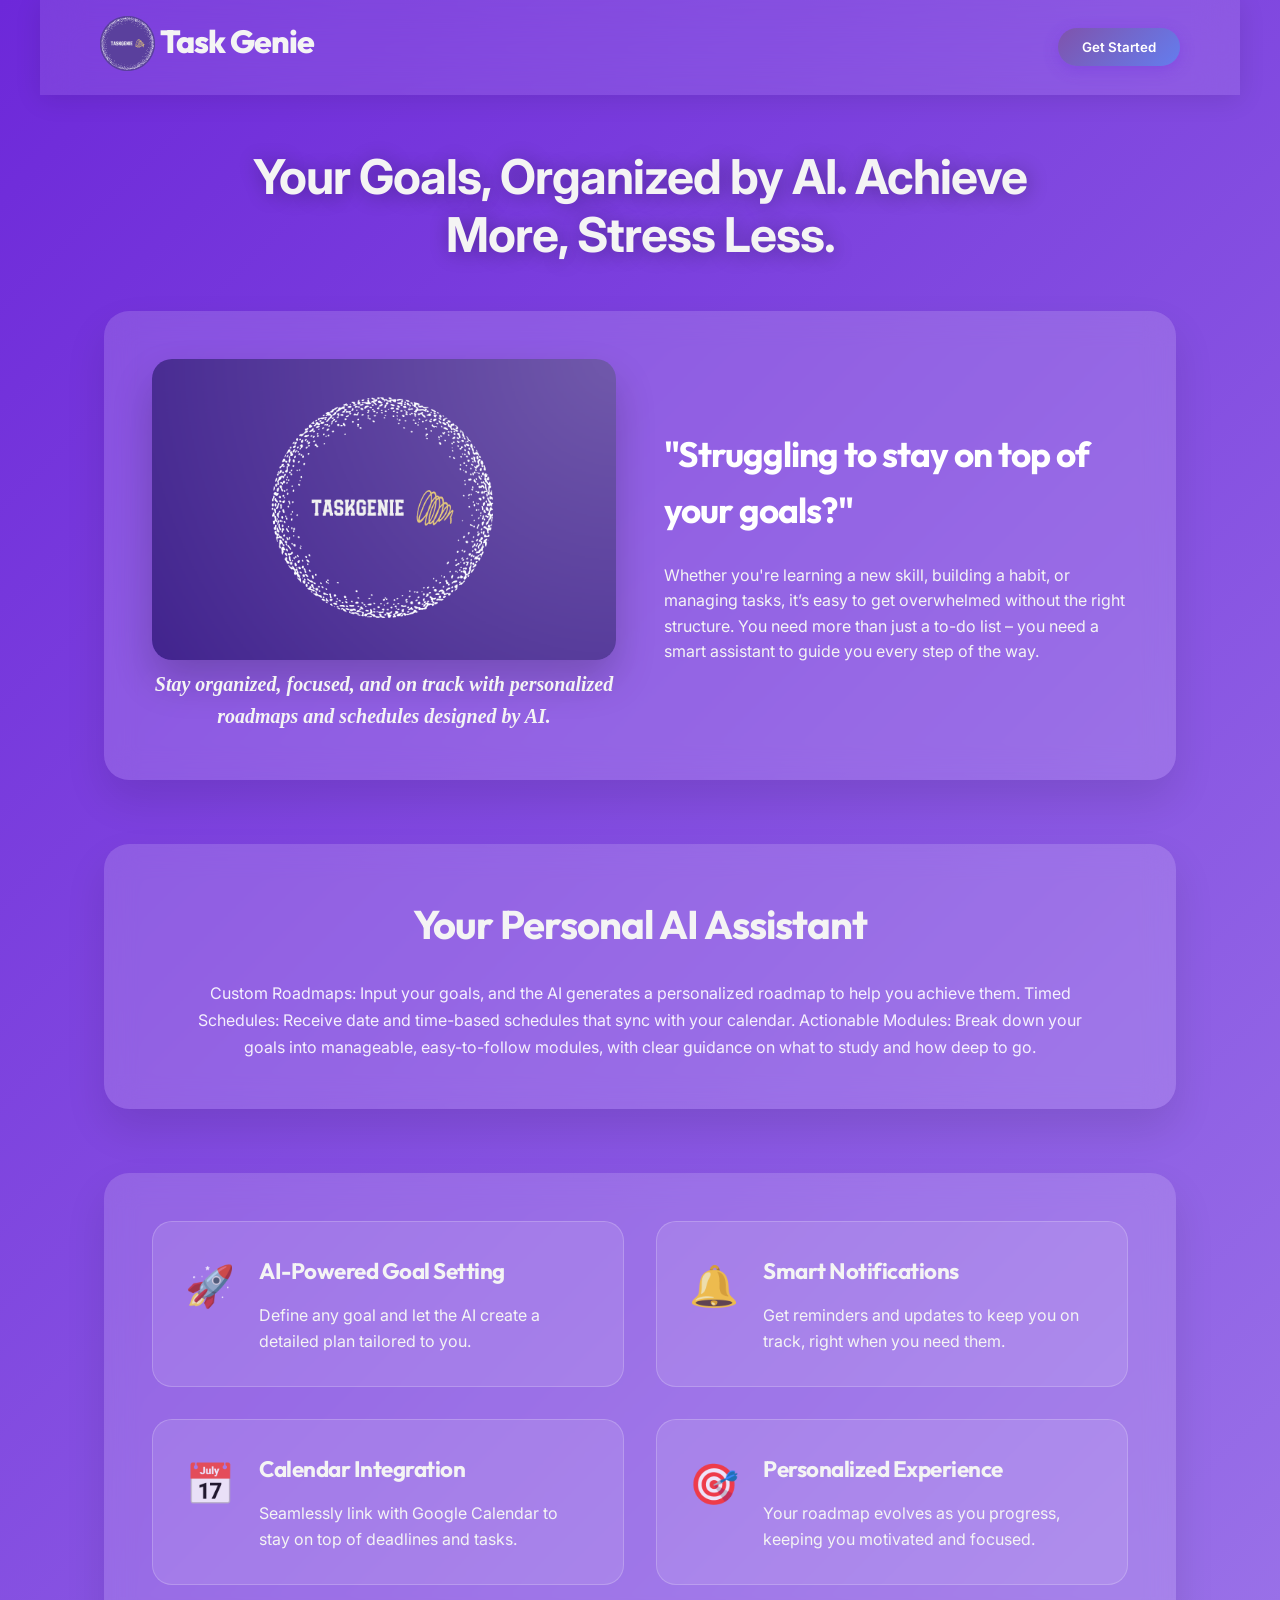
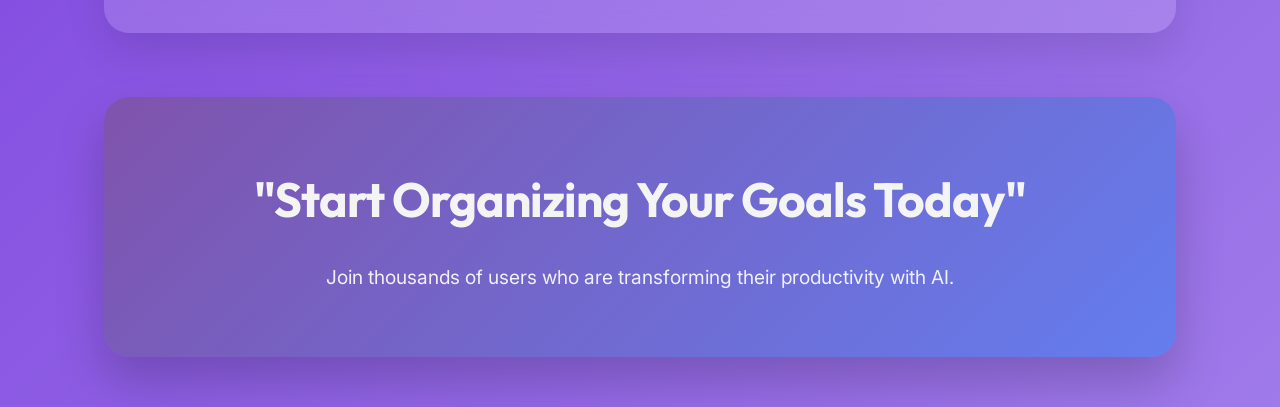
<file: index.html>
<!DOCTYPE html>
<html lang="en">
<head>
    <meta charset="UTF-8">
    <link rel="icon" type="image/svg+xml" href="./Logo (1).svg">
    <meta name="viewport" content="width=device-width, initial-scale=1.0">
    <title>Task Genie</title>
    <link rel="stylesheet" href="css/landingpage.css">

</head>
<body>
    <div class="LandingPage">
        <header class="LandingPage-Header">
            <div style="display: flex;gap: 5px;">
                <div>
                    <img src="./Logo (1).svg" alt="Logo" width="55px">
                </div>

                <div>
                    <a href="#" class="LandingPage-Logo">
                        Task Genie
                    </a>
                </div>

            </div>

            
            <nav class="LandingPage-Nav">
                <a href="https://todopro-j0qb.onrender.com/"> <button>Get Started</button> </a>
                
            </nav>
        </header>

        <div class="Heading1">
            <p>Your Goals, Organized by AI. Achieve More, Stress Less.</p>
        </div>
        <section class="ProblemStatement">
            <div>
                <div>
                    <img src="./LogoBlock.png" alt=""  width="800px" height="550px" style="border-radius: 20px;">

                    <p style="font-family: 'Times New Roman', Times, serif;font-style: oblique;font-size:20px;font-weight: 800;">
                        Stay organized, focused, and on track with personalized roadmaps and schedules designed by AI.
                    </p>
                </div>
            </div>

            <div>
                <h1>"Struggling to stay on top of your goals?"</h1>
                
                <p>Whether you're learning a new skill, building a habit, or managing tasks, it’s easy to get overwhelmed without the right structure. You need more than just a to-do list – you need a smart assistant to guide you every step of the way.</p> 
            </div>
        </section>

        <section class="Solution-HowItWorks">
            <div>
                <h1>Your Personal AI Assistant</h1>
            
                <p>
                    Custom Roadmaps: Input your goals, and the AI generates a personalized roadmap to help you achieve them.
                    Timed Schedules: Receive date and time-based schedules that sync with your calendar.
                    Actionable Modules: Break down your goals into manageable, easy-to-follow modules, with clear guidance on what to study and how deep to go.</p>
            </div>
        </section>
        
<section class="KeyFeatures">
    <div class="KeyFeatures-Item">
        <div class="KeyFeatures-Item-Icon">🚀</div>
        <div class="KeyFeatures-Item-Content">
            <h3>AI-Powered Goal Setting</h3>
            <p>Define any goal and let the AI create a detailed plan tailored to you.</p>
        </div>
    </div>
    <div class="KeyFeatures-Item">
        <div class="KeyFeatures-Item-Icon">🔔</div>
        <div class="KeyFeatures-Item-Content">
            <h3>Smart Notifications</h3>
            <p>Get reminders and updates to keep you on track, right when you need them.</p>
        </div>
    </div>
    <div class="KeyFeatures-Item">
        <div class="KeyFeatures-Item-Icon">📅</div>
        <div class="KeyFeatures-Item-Content">
            <h3>Calendar Integration</h3>
            <p>Seamlessly link with Google Calendar to stay on top of deadlines and tasks.</p>
        </div>
    </div>
    <div class="KeyFeatures-Item">
        <div class="KeyFeatures-Item-Icon">🎯</div>
        <div class="KeyFeatures-Item-Content">
            <h3>Personalized Experience</h3>
            <p>Your roadmap evolves as you progress, keeping you motivated and focused.</p>
        </div>
    </div>
</section>

        <Section class="CallToAction">
            <h1>"Start Organizing Your Goals Today"</h1>
            <p>Join thousands of users who are transforming their productivity with AI.</p>
        </Section>
    </div>

</body>
</html>
</file>
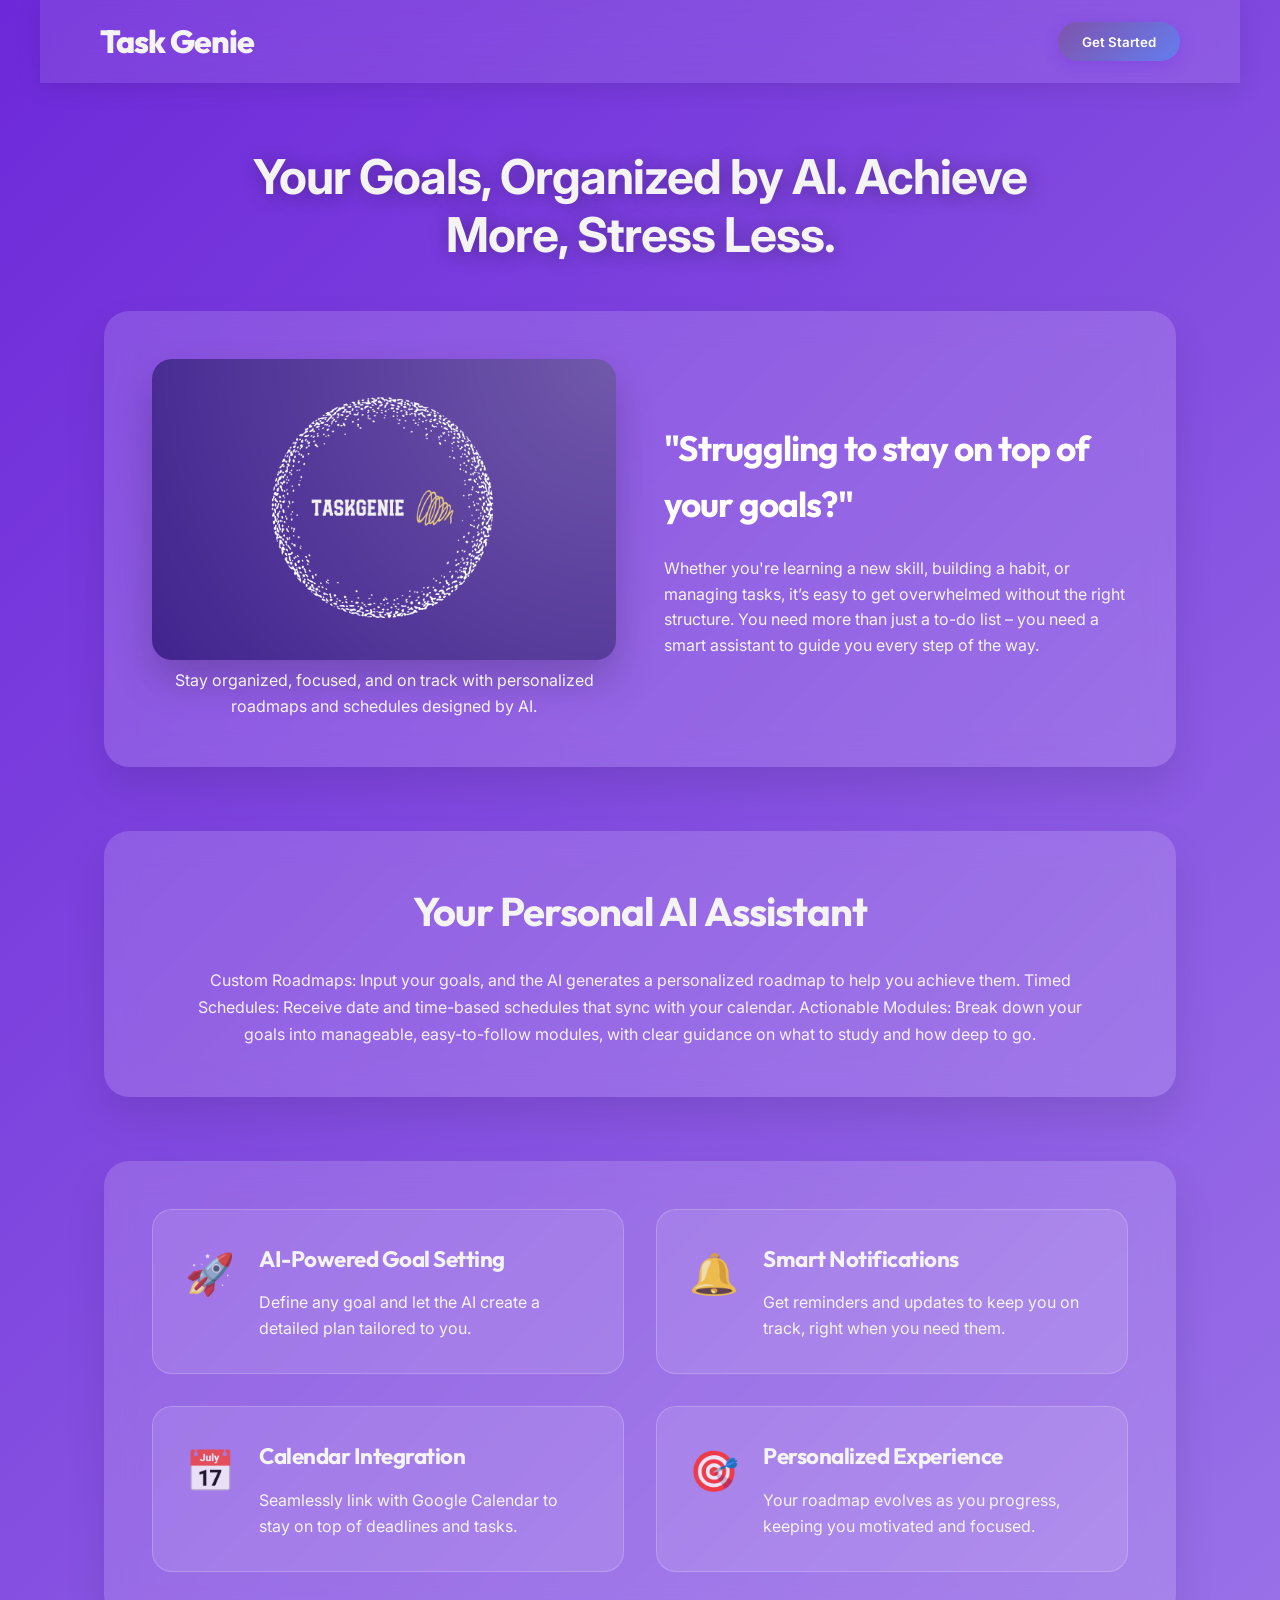
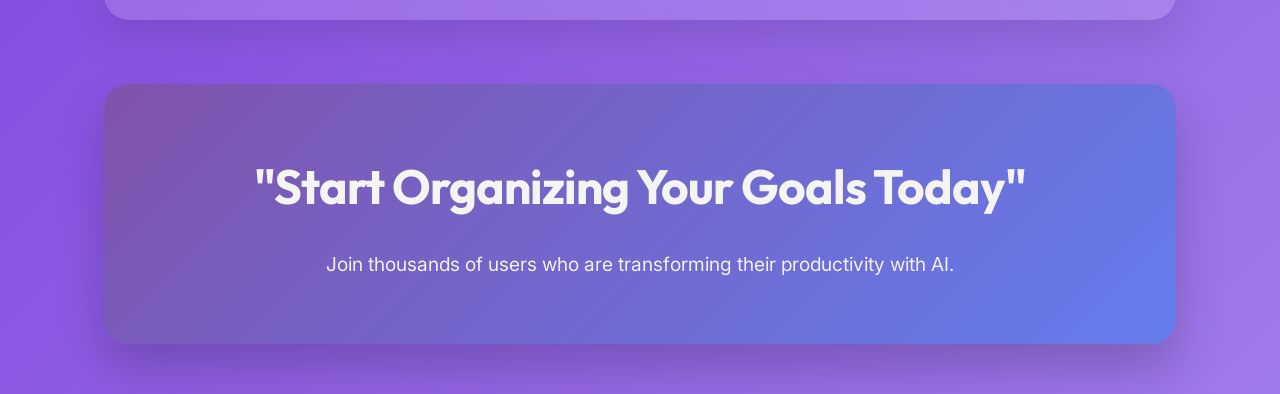
<file: landingpage.html>
<!DOCTYPE html>
<html lang="en">
<head>
    <meta charset="UTF-8">
    <meta name="viewport" content="width=device-width, initial-scale=1.0">
    <title>Task Genie</title>
    <link rel="stylesheet" href="css/landingpage.css">

</head>
<body>
    <div class="LandingPage">
        <header class="LandingPage-Header">
            <a href="#" class="LandingPage-Logo">
                Task Genie
            </a>
            
            <nav class="LandingPage-Nav">
                <a href="https://todopro-j0qb.onrender.com/"> <button>Get Started</button> </a>
                
            </nav>
        </header>

        <div class="Heading1">
            <p>Your Goals, Organized by AI. Achieve More, Stress Less.</p>
        </div>
        <section class="ProblemStatement">
            <div>
                <div>
                    <img src="./LogoBlock.png" alt=""  width="800px" height="550px" style="border-radius: 20px;">

                    <p>
                        Stay organized, focused, and on track with personalized roadmaps and schedules designed by AI.
                    </p>
                </div>
            </div>

            <div>
                <h1>"Struggling to stay on top of your goals?"</h1>
                
                <p>Whether you're learning a new skill, building a habit, or managing tasks, it’s easy to get overwhelmed without the right structure. You need more than just a to-do list – you need a smart assistant to guide you every step of the way.</p> 
            </div>
        </section>

        <section class="Solution-HowItWorks">
            <div>
                <h1>Your Personal AI Assistant</h1>
            
                <p>
                    Custom Roadmaps: Input your goals, and the AI generates a personalized roadmap to help you achieve them.
                    Timed Schedules: Receive date and time-based schedules that sync with your calendar.
                    Actionable Modules: Break down your goals into manageable, easy-to-follow modules, with clear guidance on what to study and how deep to go.</p>
            </div>
        </section>
        
<section class="KeyFeatures">
    <div class="KeyFeatures-Item">
        <div class="KeyFeatures-Item-Icon">🚀</div>
        <div class="KeyFeatures-Item-Content">
            <h3>AI-Powered Goal Setting</h3>
            <p>Define any goal and let the AI create a detailed plan tailored to you.</p>
        </div>
    </div>
    <div class="KeyFeatures-Item">
        <div class="KeyFeatures-Item-Icon">🔔</div>
        <div class="KeyFeatures-Item-Content">
            <h3>Smart Notifications</h3>
            <p>Get reminders and updates to keep you on track, right when you need them.</p>
        </div>
    </div>
    <div class="KeyFeatures-Item">
        <div class="KeyFeatures-Item-Icon">📅</div>
        <div class="KeyFeatures-Item-Content">
            <h3>Calendar Integration</h3>
            <p>Seamlessly link with Google Calendar to stay on top of deadlines and tasks.</p>
        </div>
    </div>
    <div class="KeyFeatures-Item">
        <div class="KeyFeatures-Item-Icon">🎯</div>
        <div class="KeyFeatures-Item-Content">
            <h3>Personalized Experience</h3>
            <p>Your roadmap evolves as you progress, keeping you motivated and focused.</p>
        </div>
    </div>
</section>

        <Section class="CallToAction">
            <h1>"Start Organizing Your Goals Today"</h1>
            <p>Join thousands of users who are transforming their productivity with AI.</p>
        </Section>
    </div>

</body>
</html>
</file>
<file: css/landingpage.css>
/* Import Google Fonts */
@import url('https://fonts.googleapis.com/css2?family=Inter:wght@300;400;600;700;800&family=Outfit:wght@300;400;600;700&display=swap');

/* Modern CSS Reset and Base Styles */
:root {
    --primary-gradient: linear-gradient(135deg, #6D28D9, #9F7AEA);
    --secondary-gradient: linear-gradient(135deg, #7F53AC, #647DEE);
    --text-color-light: #F4F4F4;
    --text-color-dark: #1A202C;
    --background-blur: rgba(255, 255, 255, 0.1);
    --card-background: rgba(255, 255, 255, 0.15);
    --hover-effect: rgba(109, 40, 217, 0.2);
}

* {
    margin: 0;
    padding: 0;
    box-sizing: border-box;
    font-family: 'Inter', system-ui, -apple-system, sans-serif;
    scroll-behavior: smooth;
}

body {
    background: var(--primary-gradient);
    color: var(--text-color-light);
    line-height: 1.6;
    overflow-x: hidden;
    text-rendering: optimizeLegibility;
    -webkit-font-smoothing: antialiased;
}

/* Landing Page Container */
.LandingPage {
    max-width: 1200px;
    margin: 0 auto;
    padding: 100px 5% 50px;
    perspective: 1000px;
}

/* Header Styles */
.LandingPage-Header {
    position: fixed;
    top: 0;
    left: 0;
    width: 100%;
    background: var(--background-blur);
    backdrop-filter: blur(20px);
    display: flex;
    justify-content: space-between;
    align-items: center;
    padding: 1rem 5%;
    z-index: 1000;
    box-shadow: 0 4px 25px rgba(0, 0, 0, 0.1);
    transition: all 0.3s ease;
}

.LandingPage-Logo {
    color: var(--text-color-light);
    font-size: 2rem;
    font-weight: 800;
    text-decoration: none;
    letter-spacing: -1px;
    font-family: 'Outfit', sans-serif;
    transition: transform 0.3s ease;
}

.LandingPage-Logo:hover {
    transform: scale(1.05);
}

.LandingPage-Nav button {
    background: var(--secondary-gradient);
    color: white;
    border: none;
    padding: 0.7rem 1.5rem;
    margin-left: 1rem;
    border-radius: 40px;
    font-weight: 600;
    cursor: pointer;
    transition: all 0.3s ease;
    box-shadow: 0 4px 15px rgba(109, 40, 217, 0.3);
    position: relative;
    overflow: hidden;
}

.LandingPage-Nav button::before {
    content: '';
    position: absolute;
    top: 0;
    left: -100%;
    width: 100%;
    height: 100%;
    background: linear-gradient(120deg, transparent, rgba(255,255,255,0.3), transparent);
    transition: all 0.5s ease;
}

.LandingPage-Nav button:hover::before {
    left: 100%;
}

.LandingPage-Nav button:hover {
    transform: translateY(-3px);
    box-shadow: 0 6px 20px rgba(109, 40, 217, 0.5);
}

/* Heading Styles */
.Heading1 {
    text-align: center;
    font-size: 3rem;
    max-width: 900px;
    margin: 3rem auto;
    line-height: 1.2;
    text-shadow: 2px 2px 20px rgba(0, 0, 0, 0.3);
    font-family: 'Outfit', sans-serif;
    font-weight: 700;
    letter-spacing: -1px;
    animation: fadeInUp 1s ease-out;
}

/* Problem Statement Section */
.ProblemStatement {
    display: flex;
    align-items: center;
    gap: 3rem;
    margin-bottom: 4rem;
    background: var(--card-background);
    backdrop-filter: blur(15px);
    padding: 3rem;
    border-radius: 25px;
    box-shadow: 0 20px 40px rgba(0, 0, 0, 0.1);
    transition: transform 0.4s ease;
}

.ProblemStatement:hover {
    transform: translateY(-10px) rotateX(3deg);
}

.ProblemStatement div:first-child {
    flex: 1;
    text-align: center;
}

.ProblemStatement div:first-child img {
    max-width: 100%;
    height: auto;
    border-radius: 25px;
    box-shadow: 0 20px 40px rgba(0, 0, 0, 0.2);
    transition: transform 0.3s ease;
}

.ProblemStatement div:first-child img:hover {
    transform: scale(1.05);
}

.ProblemStatement div:last-child {
    flex: 1;
}

.ProblemStatement div:last-child h1 {
    font-size: 2.2rem;
    margin-bottom: 1.5rem;
    color: white;
    font-family: 'Outfit', sans-serif;
    letter-spacing: -1px;
}

/* Solution and How It Works Section */
.Solution-HowItWorks {
    background: var(--card-background);
    backdrop-filter: blur(15px);
    padding: 3rem;
    border-radius: 25px;
    margin-bottom: 4rem;
    box-shadow: 0 20px 40px rgba(0, 0, 0, 0.1);
    transition: transform 0.4s ease;
}

.Solution-HowItWorks:hover {
    transform: translateY(-10px) rotateX(3deg);
}

.Solution-HowItWorks div h1 {
    text-align: center;
    margin-bottom: 1.5rem;
    font-size: 2.5rem;
    font-family: 'Outfit', sans-serif;
    letter-spacing: -1px;
}

.Solution-HowItWorks div p {
    text-align: center;
    max-width: 900px;
    margin: 0 auto;
    line-height: 1.7;
    color: rgba(255,255,255,0.9);
}

/* Key Features Section */
.KeyFeatures {
    display: grid;
    grid-template-columns: repeat(2, 1fr);
    gap: 2rem;
    margin-bottom: 4rem;
    background: var(--card-background);
    backdrop-filter: blur(15px);
    padding: 3rem;
    border-radius: 25px;
    box-shadow: 0 20px 40px rgba(0, 0, 0, 0.1);
}

.KeyFeatures-Item {
    background: rgba(255, 255, 255, 0.1);
    border: 1px solid rgba(255, 255, 255, 0.2);
    padding: 2rem;
    border-radius: 20px;
    transition: all 0.4s ease;
    display: flex;
    align-items: start;
    gap: 1.5rem;
    position: relative;
    overflow: hidden;
}

.KeyFeatures-Item::before {
    content: '';
    position: absolute;
    top: 0;
    left: 0;
    width: 100%;
    height: 100%;
    background: linear-gradient(45deg, transparent, var(--hover-effect));
    opacity: 0;
    transition: opacity 0.3s ease;
}

.KeyFeatures-Item:hover::before {
    opacity: 1;
}

.KeyFeatures-Item:hover {
    transform: translateY(-15px) rotate(2deg);
    box-shadow: 0 25px 50px rgba(0, 0, 0, 0.2);
    border-color: rgba(255, 255, 255, 0.3);
}

.KeyFeatures-Item-Icon {
    font-size: 2.5rem;
    opacity: 0.8;
    flex-shrink: 0;
}

.KeyFeatures-Item-Content {
    flex-grow: 1;
}

.KeyFeatures-Item-Content h3 {
    margin-bottom: 0.8rem;
    font-family: 'Outfit', sans-serif;
    font-size: 1.4rem;
    letter-spacing: -0.5px;
}

/* Call to Action Section */
.CallToAction {
    text-align: center;
    background: var(--secondary-gradient);
    padding: 4rem;
    border-radius: 25px;
    box-shadow: 0 25px 50px rgba(0, 0, 0, 0.2);
    transition: transform 0.4s ease;
}

.CallToAction:hover {
    transform: scale(1.02);
}

.CallToAction h1 {
    font-size: 3rem;
    margin-bottom: 1.5rem;
    font-family: 'Outfit', sans-serif;
    font-weight: 700;
    letter-spacing: -1px;
}

.CallToAction p {
    font-size: 1.2rem;
    color: rgba(255,255,255,0.9);
}

/* Responsive Design */
@media (max-width: 768px) {
    .LandingPage {
        padding: 80px 3% 30px;
    }

    .Heading1 {
        font-size: 2.2rem;
    }

    .ProblemStatement, 
    .Solution-HowItWorks {
        flex-direction: column;
        text-align: center;
    }

    .KeyFeatures {
        grid-template-columns: 1fr;
    }

    .LandingPage-Header {
        flex-direction: column;
        gap: 1rem;
        padding: 1rem;
    }

    .LandingPage-Nav {
        display: flex;
        justify-content: center;
    }

    .CallToAction h1 {
        font-size: 2.5rem;
    }
}

/* Animations */
@keyframes fadeInUp {
    from {
        opacity: 0;
        transform: translateY(20px);
    }
    to {
        opacity: 1;
        transform: translateY(0);
    }
}

.ProblemStatement,
.Solution-HowItWorks,
.KeyFeatures,
.CallToAction {
    animation: fadeInUp 1s ease-out;
}

/* Dark Mode Support */
@media (prefers-color-scheme: dark) {
    body {
        background: linear-gradient(135deg, #1A1A2E, #16213E);
    }
}
</file>
